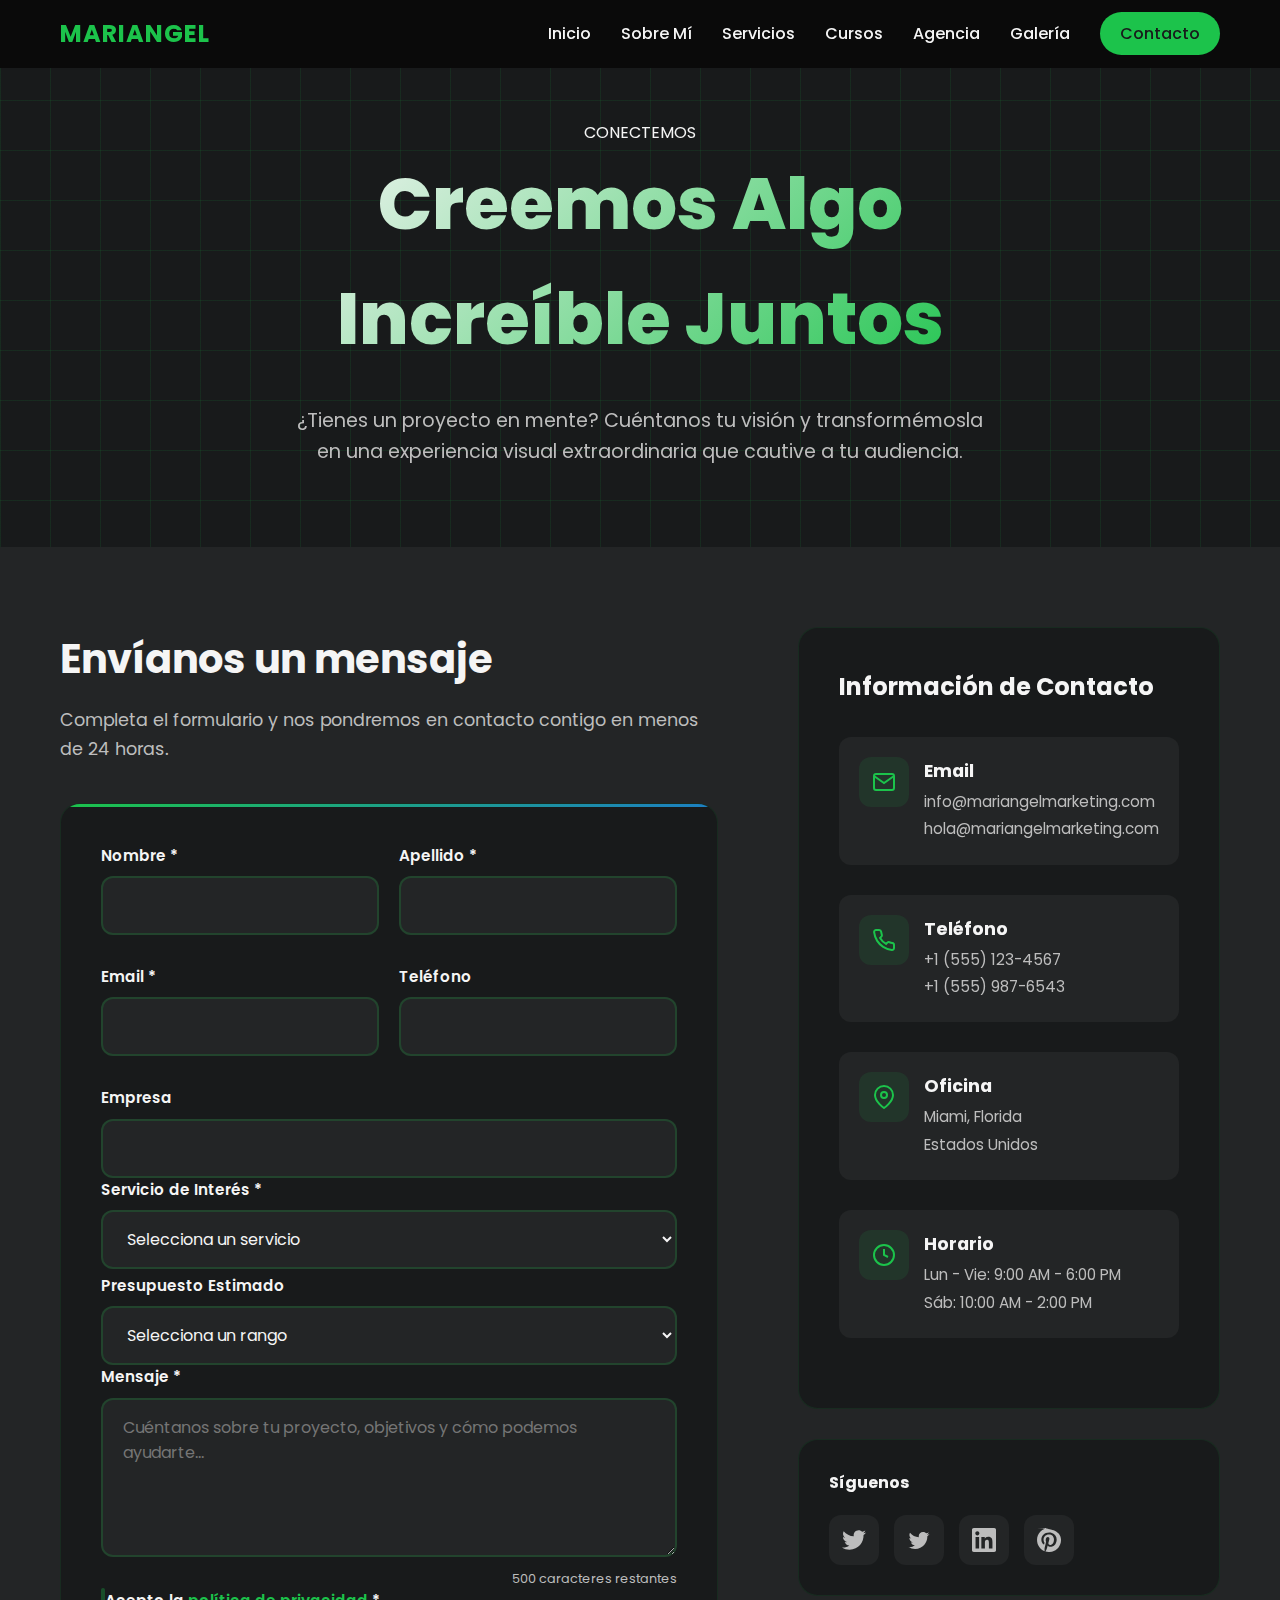
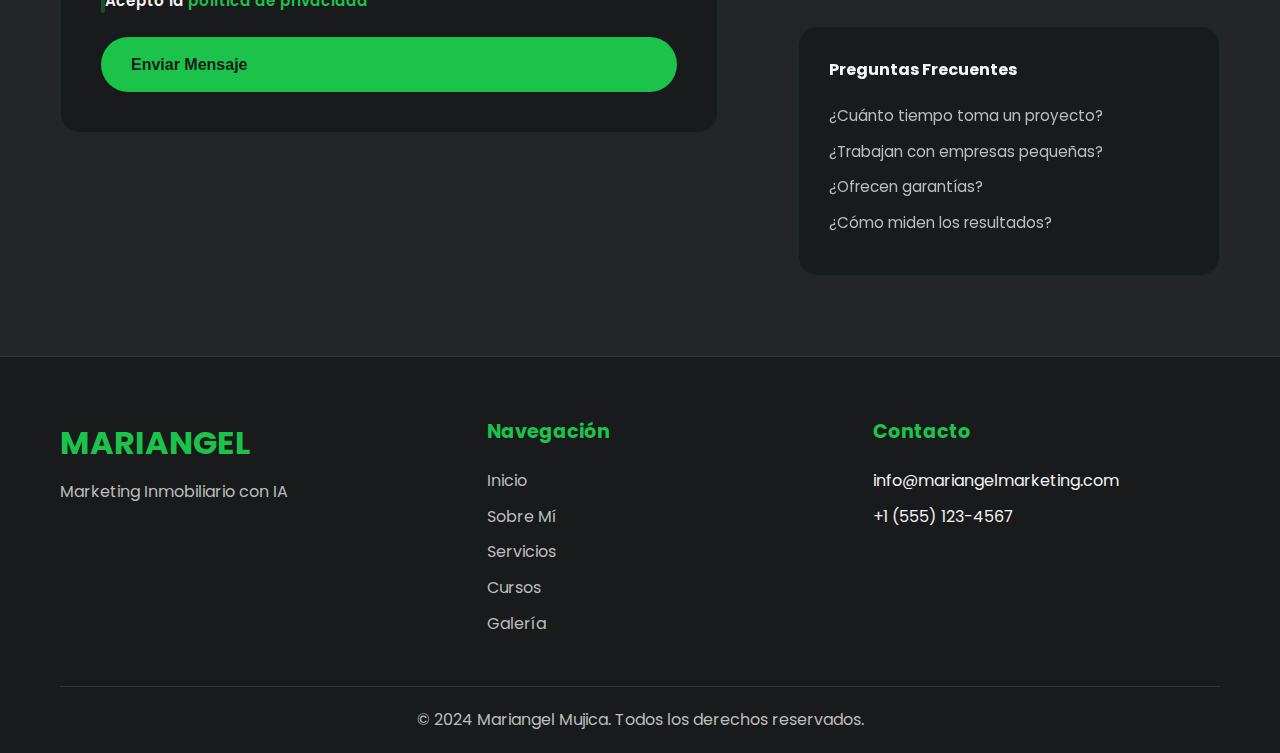
<file: contacto.html>
<!DOCTYPE html>
<html lang="es">
<head>
    <meta charset="UTF-8">
    <meta name="viewport" content="width=device-width, initial-scale=1.0">
    <title>Contacto - Mariangel Mujica</title>
    <link rel="preconnect" href="https://fonts.googleapis.com">
    <link rel="preconnect" href="https://fonts.gstatic.com" crossorigin>
    <link href="https://fonts.googleapis.com/css2?family=Poppins:wght@300;400;500;600;700;800&display=swap" rel="stylesheet">
    <link rel="stylesheet" href="styles/main.css">
    <link rel="stylesheet" href="components/header/header.css">
    <link rel="stylesheet" href="components/contact/contact.css">
    <link rel="stylesheet" href="components/footer/footer.css">
</head>
<body>
    <!-- Header -->
    <header class="header">
        <nav class="nav">
            <div class="nav-brand">
                <h2>MARIANGEL</h2>
            </div>
            <ul class="nav-menu">
                <li><a href="index.html">Inicio</a></li>
                <li><a href="sobre-mi.html">Sobre Mí</a></li>
                <li><a href="servicios.html">Servicios</a></li>
                <li><a href="cursos.html">Cursos</a></li>
                <li><a href="index.html#agencia">Agencia</a></li>
                <li><a href="galeria.html">Galería</a></li>
                <li><a href="contacto.html" class="btn-contact active">Contacto</a></li>
            </ul>
            <div class="nav-toggle">
                <span></span>
                <span></span>
                <span></span>
            </div>
        </nav>
    </header>

    <!-- Contact Hero -->
    <section class="contact-hero">
        <div class="hero-background">
            <div class="animated-grid"></div>
        </div>
        <div class="container">
            <div class="hero-content">
    <span class="hero-tag">CONECTEMOS</span>
    <h1>Creemos Algo Increíble Juntos</h1>
    <p>¿Tienes un proyecto en mente? Cuéntanos tu visión y transformémosla en una experiencia visual extraordinaria que cautive a tu audiencia.</p>
</div>
        </div>
    </section>

    <!-- Contact Main -->
    <section class="contact-main">
        <div class="container">
            <div class="contact-grid">
                <!-- Contact Form -->
                <div class="contact-form-section">
                    <div class="form-header">
                        <h2>Envíanos un mensaje</h2>
                        <p>Completa el formulario y nos pondremos en contacto contigo en menos de 24 horas.</p>
                    </div>
                    
                    <form class="contact-form" id="contactForm">
                        <div class="form-row">
                            <div class="form-group">
                                <label for="firstName">Nombre *</label>
                                <input type="text" id="firstName" name="firstName" required>
                                <span class="form-error"></span>
                            </div>
                            <div class="form-group">
                                <label for="lastName">Apellido *</label>
                                <input type="text" id="lastName" name="lastName" required>
                                <span class="form-error"></span>
                            </div>
                        </div>

                        <div class="form-row">
                            <div class="form-group">
                                <label for="email">Email *</label>
                                <input type="email" id="email" name="email" required>
                                <span class="form-error"></span>
                            </div>
                            <div class="form-group">
                                <label for="phone">Teléfono</label>
                                <input type="tel" id="phone" name="phone">
                                <span class="form-error"></span>
                            </div>
                        </div>

                        <div class="form-group">
                            <label for="company">Empresa</label>
                            <input type="text" id="company" name="company">
                        </div>

                        <div class="form-group">
                            <label for="service">Servicio de Interés *</label>
                            <select id="service" name="service" required>
                                <option value="">Selecciona un servicio</option>
                                <option value="marketing-digital">Marketing Digital</option>
                                <option value="ia-inmobiliaria">IA para Inmobiliarias</option>
                                <option value="generacion-leads">Generación de Leads</option>
                                <option value="redes-sociales">Redes Sociales</option>
                                <option value="branding">Branding</option>
                                <option value="consultoria">Consultoría</option>
                                <option value="otro">Otro</option>
                            </select>
                            <span class="form-error"></span>
                        </div>

                        <div class="form-group">
                            <label for="budget">Presupuesto Estimado</label>
                            <select id="budget" name="budget">
                                <option value="">Selecciona un rango</option>
                                <option value="5k-10k">$5,000 - $10,000</option>
                                <option value="10k-25k">$10,000 - $25,000</option>
                                <option value="25k-50k">$25,000 - $50,000</option>
                                <option value="50k+">$50,000+</option>
                            </select>
                        </div>

                        <div class="form-group">
                            <label for="message">Mensaje *</label>
                            <textarea id="message" name="message" rows="5" placeholder="Cuéntanos sobre tu proyecto, objetivos y cómo podemos ayudarte..." required></textarea>
                            <span class="form-error"></span>
                        </div>

                        <div class="form-group checkbox-group">
                            <label class="checkbox-label">
                                <input type="checkbox" id="privacy" name="privacy" required>
                                <span class="checkmark"></span>
                                Acepto la <a href="privacidad.html" target="_blank">política de privacidad</a> *
                            </label>
                            <span class="form-error"></span>
                        </div>

                        <button type="submit" class="btn-primary submit-btn">
                            <span class="btn-text">Enviar Mensaje</span>
                            <div class="btn-loading">
                                <div class="spinner"></div>
                                Enviando...
                            </div>
                        </button>
                    </form>

                    <!-- Success Message -->
                    <div class="success-message" id="successMessage">
                        <div class="success-icon">✓</div>
                        <h3>¡Mensaje enviado exitosamente!</h3>
                        <p>Gracias por contactarnos. Nos pondremos en contacto contigo muy pronto.</p>
                    </div>
                </div>

                <!-- Contact Info -->
                <div class="contact-info-section">
                    <div class="contact-info">
                        <h3>Información de Contacto</h3>
                        
                        <div class="info-item">
                            <div class="info-icon">
                                <svg width="24" height="24" viewBox="0 0 24 24" fill="none" stroke="currentColor" stroke-width="2">
                                    <path d="M4 4h16c1.1 0 2 .9 2 2v12c0 1.1-.9 2-2 2H4c-1.1 0-2-.9-2-2V6c0-1.1.9-2 2-2z"/>
                                    <polyline points="22,6 12,13 2,6"/>
                                </svg>
                            </div>
                            <div class="info-content">
                                <h4>Email</h4>
                                <p>info@mariangelmarketing.com</p>
                                <p>hola@mariangelmarketing.com</p>
                            </div>
                        </div>

                        <div class="info-item">
                            <div class="info-icon">
                                <svg width="24" height="24" viewBox="0 0 24 24" fill="none" stroke="currentColor" stroke-width="2">
                                    <path d="M22 16.92v3a2 2 0 0 1-2.18 2 19.79 19.79 0 0 1-8.63-3.07 19.5 19.5 0 0 1-6-6 19.79 19.79 0 0 1-3.07-8.67A2 2 0 0 1 4.11 2h3a2 2 0 0 1 2 1.72 12.84 12.84 0 0 0 .7 2.81 2 2 0 0 1-.45 2.11L8.09 9.91a16 16 0 0 0 6 6l1.27-1.27a2 2 0 0 1 2.11-.45 12.84 12.84 0 0 0 2.81.7A2 2 0 0 1 22 16.92z"/>
                                </svg>
                            </div>
                            <div class="info-content">
                                <h4>Teléfono</h4>
                                <p>+1 (555) 123-4567</p>
                                <p>+1 (555) 987-6543</p>
                            </div>
                        </div>

                        <div class="info-item">
                            <div class="info-icon">
                                <svg width="24" height="24" viewBox="0 0 24 24" fill="none" stroke="currentColor" stroke-width="2">
                                    <path d="M21 10c0 7-9 13-9 13s-9-6-9-13a9 9 0 0 1 18 0z"/>
                                    <circle cx="12" cy="10" r="3"/>
                                </svg>
                            </div>
                            <div class="info-content">
                                <h4>Oficina</h4>
                                <p>Miami, Florida</p>
                                <p>Estados Unidos</p>
                            </div>
                        </div>

                        <div class="info-item">
                            <div class="info-icon">
                                <svg width="24" height="24" viewBox="0 0 24 24" fill="none" stroke="currentColor" stroke-width="2">
                                    <circle cx="12" cy="12" r="10"/>
                                    <polyline points="12,6 12,12 16,14"/>
                                </svg>
                            </div>
                            <div class="info-content">
                                <h4>Horario</h4>
                                <p>Lun - Vie: 9:00 AM - 6:00 PM</p>
                                <p>Sáb: 10:00 AM - 2:00 PM</p>
                            </div>
                        </div>
                    </div>

                    <!-- Social Links -->
                    <div class="social-links">
                        <h4>Síguenos</h4>
                        <div class="social-icons">
                            <a href="#" class="social-icon">
                                <svg width="24" height="24" viewBox="0 0 24 24" fill="currentColor">
                                    <path d="M24 4.557c-.883.392-1.832.656-2.828.775 1.017-.609 1.798-1.574 2.165-2.724-.951.564-2.005.974-3.127 1.195-.897-.957-2.178-1.555-3.594-1.555-3.179 0-5.515 2.966-4.797 6.045-4.091-.205-7.719-2.165-10.148-5.144-1.29 2.213-.669 5.108 1.523 6.574-.806-.026-1.566-.247-2.229-.616-.054 2.281 1.581 4.415 3.949 4.89-.693.188-1.452.232-2.224.084.626 1.956 2.444 3.379 4.6 3.419-2.07 1.623-4.678 2.348-7.29 2.04 2.179 1.397 4.768 2.212 7.548 2.212 9.142 0 14.307-7.721 13.995-14.646.962-.695 1.797-1.562 2.457-2.549z"/>
                                </svg>
                            </a>
                            <a href="#" class="social-icon">
                                <svg width="24" height="24" viewBox="0 0 24 24" fill="currentColor">
                                    <path d="M22.46 6c-.77.35-1.6.58-2.46.69.88-.53 1.56-1.37 1.88-2.38-.83.5-1.75.85-2.72 1.05C18.37 4.5 17.26 4 16 4c-2.35 0-4.27 1.92-4.27 4.29 0 .34.04.67.11.98C8.28 9.09 5.11 7.38 3 4.79c-.37.63-.58 1.37-.58 2.15 0 1.49.75 2.81 1.91 3.56-.71 0-1.37-.2-1.95-.5v.03c0 2.08 1.48 3.82 3.44 4.21a4.22 4.22 0 0 1-1.93.07 4.28 4.28 0 0 0 4 2.98 8.521 8.521 0 0 1-5.33 1.84c-.34 0-.68-.02-1.02-.06C3.44 20.29 5.7 21 8.12 21 16 21 20.33 14.46 20.33 8.79c0-.19 0-.37-.01-.56.84-.6 1.56-1.36 2.14-2.23z"/>
                                </svg>
                            </a>
                            <a href="#" class="social-icon">
                                <svg width="24" height="24" viewBox="0 0 24 24" fill="currentColor">
                                    <path d="M20.447 20.452h-3.554v-5.569c0-1.328-.027-3.037-1.852-3.037-1.853 0-2.136 1.445-2.136 2.939v5.667H9.351V9h3.414v1.561h.046c.477-.9 1.637-1.85 3.37-1.85 3.601 0 4.267 2.37 4.267 5.455v6.286zM5.337 7.433c-1.144 0-2.063-.926-2.063-2.065 0-1.138.92-2.063 2.063-2.063 1.14 0 2.064.925 2.064 2.063 0 1.139-.925 2.065-2.064 2.065zm1.782 13.019H3.555V9h3.564v11.452zM22.225 0H1.771C.792 0 0 .774 0 1.729v20.542C0 23.227.792 24 1.771 24h20.451C23.2 24 24 23.227 24 22.271V1.729C24 .774 23.2 0 22.222 0h.003z"/>
                                </svg>
                            </a>
                            <a href="#" class="social-icon">
                                <svg width="24" height="24" viewBox="0 0 24 24" fill="currentColor">
                                    <path d="M12.017 0C5.396 0 .029 5.367.029 11.987c0 5.079 3.158 9.417 7.618 11.174-.105-.949-.199-2.403.041-3.439.219-.937 1.406-5.957 1.406-5.957s-.359-.72-.359-1.781c0-1.663.967-2.911 2.168-2.911 1.024 0 1.518.769 1.518 1.688 0 1.029-.653 2.567-.992 3.992-.285 1.193.6 2.165 1.775 2.165 2.128 0 3.768-2.245 3.768-5.487 0-2.861-2.063-4.869-5.008-4.869-3.41 0-5.409 2.562-5.409 5.199 0 1.033.394 2.143.889 2.741.099.12.112.225.085.345-.09.375-.293 1.199-.334 1.363-.053.225-.172.271-.402.165-1.495-.69-2.433-2.878-2.433-4.646 0-3.776 2.748-7.252 7.92-7.252 4.158 0 7.392 2.967 7.392 6.923 0 4.135-2.607 7.462-6.233 7.462-1.214 0-2.357-.629-2.75-1.378l-.748 2.853c-.271 1.043-1.002 2.35-1.492 3.146C9.57 23.812 10.763 24.009 12.017 24.009c6.624 0 11.99-5.367 11.99-11.988C24.007 5.367 18.641.001.012.001z"/>
                                </svg>
                            </a>
                        </div>
                    </div>

                    <!-- FAQ Quick Links -->
                    <div class="faq-links">
                        <h4>Preguntas Frecuentes</h4>
                        <ul>
                            <li><a href="#faq1">¿Cuánto tiempo toma un proyecto?</a></li>
                            <li><a href="#faq2">¿Trabajan con empresas pequeñas?</a></li>
                            <li><a href="#faq3">¿Ofrecen garantías?</a></li>
                            <li><a href="#faq4">¿Cómo miden los resultados?</a></li>
                        </ul>
                    </div>
                </div>
            </div>
        </div>
    </section>

    <!-- Footer -->
    <footer class="footer">
        <div class="container">
            <div class="footer-content">
                <div class="footer-brand">
                    <h3>MARIANGEL</h3>
                    <p>Marketing Inmobiliario con IA</p>
                </div>
                <div class="footer-links">
                    <div class="footer-column">
                        <h4>Navegación</h4>
                        <ul>
                            <li><a href="index.html">Inicio</a></li>
                            <li><a href="sobre-mi.html">Sobre Mí</a></li>
                            <li><a href="servicios.html">Servicios</a></li>
                            <li><a href="cursos.html">Cursos</a></li>
                            <li><a href="galeria.html">Galería</a></li>
                        </ul>
                    </div>
                    <div class="footer-column">
                        <h4>Contacto</h4>
                        <ul>
                            <li>info@mariangelmarketing.com</li>
                            <li>+1 (555) 123-4567</li>
                        </ul>
                    </div>
                </div>
            </div>
            <div class="footer-bottom">
                <p>&copy; 2024 Mariangel Mujica. Todos los derechos reservados.</p>
            </div>
        </div>
    </footer>

    <script src="components/header/header.js"></script>
    <script src="components/contact/contact.js"></script>
</body>
</html>
</file>
<file: styles/main.css>
/* Variables CSS */
:root {
  --primary-green: #1cc34b;
  --dark-bg: #181a1b;
  --dark-secondary: #232526;
  --text-white: #f5f5f5;
  --text-gray: #bdbdbd;
  --accent-blue: #1c7fc3;
  --accent-yellow: #f5a623;
  --accent-gold: #ffd600;
}

/* Reset y base */
* {
  margin: 0;
  padding: 0;
  box-sizing: border-box;
}

html {
  scroll-behavior: smooth;
}

body {
  font-family: 'Poppins', Arial, sans-serif;
  background-color: var(--dark-bg);
  color: var(--text-white);
  line-height: 1.6;
  overflow-x: hidden;
}

.container {
  max-width: 1200px;
  margin: 0 auto;
  padding: 0 20px;
}

/* Botones */
.btn-primary {
  background: var(--primary-green);
  color: var(--dark-bg);
  padding: 15px 30px;
  border: none;
  border-radius: 50px;
  font-weight: 600;
  cursor: pointer;
  transition: all 0.3s cubic-bezier(0.4, 0, 0.2, 1);
  display: inline-flex;
  align-items: center;
  gap: 10px;
  text-decoration: none;
  font-size: 1rem;
  position: relative;
  overflow: hidden;
}

.btn-primary::before {
  content: "";
  position: absolute;
  top: 0;
  left: -100%;
  width: 100%;
  height: 100%;
  background: linear-gradient(90deg, transparent, rgba(255, 255, 255, 0.2), transparent);
  transition: left 0.5s;
}

.btn-primary:hover::before {
  left: 100%;
}

.btn-primary:hover {
  background: #00cc6a;
  transform: translateY(-2px);
  box-shadow: 0 8px 25px rgba(28, 195, 75, 0.3);
}

.btn-secondary {
  background: transparent;
  color: var(--primary-green);
  padding: 12px 25px;
  border: 2px solid var(--primary-green);
  border-radius: 50px;
  font-weight: 600;
  cursor: pointer;
  transition: all 0.3s ease;
  text-decoration: none;
  display: inline-block;
}

.btn-secondary:hover {
  background: var(--primary-green);
  color: var(--dark-bg);
  transform: translateY(-2px);
}

.section-tag {
  color: var(--primary-green);
  font-size: 14px;
  font-weight: bold;
  letter-spacing: 2px;
  text-transform: uppercase;
  display: block;
  margin-bottom: 10px;
}

.btn-arrow {
  font-size: 18px;
  transition: transform 0.3s ease;
}

.btn-primary:hover .btn-arrow {
  transform: translateX(5px);
}

/* Brands Section */
.brands-section {
  background: var(--dark-bg);
  padding: 80px 0;
}

.brands-content {
  display: flex;
  align-items: center;
  gap: 60px;
  flex-wrap: wrap;
  justify-content: center;
}

.brands-title {
  min-width: 280px;
  max-width: 320px;
}

.brands-title h2 {
  font-size: 2.5rem;
  color: var(--text-white);
  font-weight: 700;
  line-height: 1.1;
  margin-bottom: 20px;
}

.brands-title span {
  color: var(--primary-green);
}

.brand-dots {
  display: flex;
  gap: 15px;
  margin-top: 20px;
}

.dot {
  width: 14px;
  height: 14px;
  border-radius: 50%;
  animation: float 3s ease-in-out infinite;
}

.dot.green {
  background: var(--primary-green);
  box-shadow: 0 2px 10px rgba(28, 195, 75, 0.3);
}

.dot.blue {
  background: var(--accent-blue);
  box-shadow: 0 2px 10px rgba(28, 127, 195, 0.3);
  animation-delay: 0.5s;
}

.dot.yellow {
  background: var(--accent-yellow);
  box-shadow: 0 2px 10px rgba(245, 166, 35, 0.3);
  animation-delay: 1s;
}

.dot.gold {
  background: var(--accent-gold);
  box-shadow: 0 2px 10px rgba(255, 214, 0, 0.3);
  animation-delay: 1.5s;
}

.brands-grid {
  display: grid;
  grid-template-columns: repeat(4, 1fr);
  gap: 20px;
  flex: 1;
  min-width: 320px;
  max-width: 800px;
}

.brand-logo {
  background: var(--dark-secondary);
  border-radius: 12px;
  padding: 20px;
  display: flex;
  align-items: center;
  justify-content: center;
  min-height: 80px;
  color: var(--text-white);
  font-weight: 600;
  transition: all 0.3s ease;
}

.brand-logo:hover {
  background: var(--primary-green);
  color: var(--dark-bg);
  transform: translateY(-5px);
}

/* Gallery Preview */
.gallery-preview {
  background: var(--dark-bg);
  padding: 80px 0;
}

.gallery-header {
  margin-bottom: 50px;
}

.gallery-header h2 {
  color: var(--primary-green);
  font-size: 2.2rem;
  font-weight: 700;
  letter-spacing: 1px;
}

.gallery-grid {
  display: grid;
  grid-template-columns: repeat(auto-fit, minmax(320px, 1fr));
  gap: 30px;
  margin-bottom: 50px;
}

.gallery-card {
  background: var(--dark-secondary);
  border-radius: 18px;
  box-shadow: 0 4px 24px rgba(28, 195, 75, 0.1);
  overflow: hidden;
  transition: all 0.3s ease;
  border: 2px solid transparent;
  cursor: pointer;
}

.gallery-card:hover {
  transform: translateY(-8px);
  border-color: var(--primary-green);
  box-shadow: 0 12px 35px rgba(28, 195, 75, 0.2);
}

.gallery-card img {
  width: 100%;
  height: 180px;
  object-fit: cover;
  transition: transform 0.3s ease;
}

.gallery-card:hover img {
  transform: scale(1.05);
}

.gallery-card-content {
  padding: 25px;
}

.gallery-tag {
  display: inline-block;
  background: var(--primary-green);
  color: var(--dark-bg);
  font-size: 0.85rem;
  font-weight: 600;
  border-radius: 8px;
  padding: 4px 12px;
  margin-bottom: 10px;
  margin-right: 8px;
}

.gallery-date {
  display: inline-block;
  background: transparent;
  color: var(--primary-green);
  font-size: 0.85rem;
  font-weight: 500;
  border-radius: 8px;
  padding: 4px 12px;
  margin-bottom: 15px;
  border: 1px solid var(--primary-green);
}

.gallery-card h3 {
  font-size: 1.1rem;
  color: var(--text-white);
  font-weight: 600;
  margin-bottom: 8px;
  line-height: 1.3;
}

.gallery-card p {
  color: var(--text-gray);
  font-size: 0.95rem;
  line-height: 1.5;
}

.gallery-cta {
  text-align: center;
}

/* WhatsApp Float Button */
.whatsapp-float {
  position: fixed;
  right: 30px;
  bottom: 30px;
  z-index: 9999;
  width: 60px;
  height: 60px;
  background: #25D366;
  border-radius: 50%;
  display: flex;
  align-items: center;
  justify-content: center;
  color: white;
  text-decoration: none;
  box-shadow: 0 4px 20px rgba(37, 211, 102, 0.3);
  transition: all 0.3s ease;
  animation: float 3s ease-in-out infinite;
}

.whatsapp-float:hover {
  transform: scale(1.1);
  box-shadow: 0 8px 30px rgba(37, 211, 102, 0.4);
}

/* Animaciones */
@keyframes float {
  0%, 100% {
    transform: translateY(0px);
  }
  50% {
    transform: translateY(-10px);
  }
}

@keyframes fadeUp {
  from {
    opacity: 0;
    transform: translateY(30px);
  }
  to {
    opacity: 1;
    transform: translateY(0);
  }
}

@keyframes slideRight {
  from {
    opacity: 0;
    transform: translateX(-50px);
  }
  to {
    opacity: 1;
    transform: translateX(0);
  }
}

@keyframes slideLeft {
  from {
    opacity: 0;
    transform: translateX(50px);
  }
  to {
    opacity: 1;
    transform: translateX(0);
  }
}

/* Responsive Design */
@media (max-width: 768px) {
  .container {
    padding: 0 15px;
  }

  .brands-content {
    flex-direction: column;
    gap: 40px;
  }

  .brands-grid {
    grid-template-columns: repeat(2, 1fr);
    gap: 15px;
  }

  .brands-title h2 {
    font-size: 2rem;
    text-align: center;
  }

  .gallery-grid {
    grid-template-columns: 1fr;
    gap: 20px;
  }

  .btn-primary,
  .btn-secondary {
    padding: 12px 20px;
    font-size: 14px;
  }

  .whatsapp-float {
    right: 20px;
    bottom: 20px;
    width: 50px;
    height: 50px;
  }
}

@media (max-width: 480px) {
  .brands-grid {
    grid-template-columns: 1fr;
  }
  
  .brand-logo {
    min-height: 60px;
    padding: 15px;
  }
}
</file>
<file: components/header/header.css>
.header {
  position: fixed;
  top: 0;
  width: 100%;
  background: rgba(10, 10, 10, 0.95);
  backdrop-filter: blur(10px);
  z-index: 1000;
  padding: 15px 0;
  transition: all 0.3s ease;
}

.nav {
  display: flex;
  justify-content: space-between;
  align-items: center;
  max-width: 1200px;
  margin: 0 auto;
  padding: 0 20px;
}

.nav-brand h2 {
  color: var(--primary-green);
  font-size: 24px;
  font-weight: bold;
  letter-spacing: 1px;
}

.nav-menu {
  display: flex;
  list-style: none;
  gap: 30px;
  align-items: center;
}

.nav-menu a {
  color: var(--text-white);
  text-decoration: none;
  transition: all 0.3s ease;
  font-weight: 500;
  position: relative;
}

.nav-menu a::after {
  content: "";
  position: absolute;
  bottom: -5px;
  left: 0;
  width: 0;
  height: 2px;
  background: var(--primary-green);
  transition: width 0.3s ease;
}

.nav-menu a:hover::after {
  width: 100%;
}

.nav-menu a:hover {
  color: var(--primary-green);
}

.btn-contact {
  background: var(--primary-green);
  color: var(--dark-bg) !important;
  padding: 10px 20px;
  border-radius: 25px;
  font-weight: bold;
  transition: all 0.3s ease;
}

.btn-contact:hover {
  background: #00cc6a !important;
  color: var(--dark-bg) !important;
  transform: translateY(-2px);
  box-shadow: 0 4px 15px rgba(28, 195, 75, 0.3);
}

.nav-toggle {
  display: none;
  flex-direction: column;
  cursor: pointer;
  gap: 4px;
}

.nav-toggle span {
  width: 25px;
  height: 3px;
  background: var(--text-white);
  transition: all 0.3s ease;
  border-radius: 2px;
}

.nav-toggle.active span:nth-child(1) {
  transform: rotate(45deg) translate(5px, 5px);
}

.nav-toggle.active span:nth-child(2) {
  opacity: 0;
}

.nav-toggle.active span:nth-child(3) {
  transform: rotate(-45deg) translate(7px, -6px);
}

@media (max-width: 768px) {
  .nav {
    padding: 0 15px;
  }

  .nav-menu {
    position: fixed;
    left: -100%;
    top: 70px;
    flex-direction: column;
    background: rgba(35, 37, 38, 0.98);
    backdrop-filter: blur(10px);
    width: 100%;
    text-align: center;
    transition: left 0.3s ease;
    padding: 30px 0;
    border-top: 1px solid rgba(28, 195, 75, 0.2);
  }

  .nav-menu.active {
    left: 0;
  }

  .nav-toggle {
    display: flex;
  }

  .nav-menu li {
    margin: 15px 0;
  }

  .nav-menu a {
    font-size: 1.1rem;
  }
}
</file>
<file: components/contact/contact.css>
/* Contact Page Styles */
.contact-hero {
  padding: 120px 0 80px;
  background: var(--dark-bg);
  position: relative;
  overflow: hidden;
}

.hero-background {
  position: absolute;
  top: 0;
  left: 0;
  width: 100%;
  height: 100%;
  z-index: 1;
}

.animated-grid {
  position: absolute;
  width: 100%;
  height: 100%;
  background-image: linear-gradient(rgba(28, 195, 75, 0.1) 1px, transparent 1px),
    linear-gradient(90deg, rgba(28, 195, 75, 0.1) 1px, transparent 1px);
  background-size: 50px 50px;
  animation: gridMove 20s linear infinite;
}

@keyframes gridMove {
  0% {
    transform: translate(0, 0);
  }
  100% {
    transform: translate(50px, 50px);
  }
}

.hero-content {
  position: relative;
  z-index: 2;
  text-align: center;
  max-width: 700px;
  margin: 0 auto;
}

.contact-hero h1 {
  font-size: clamp(3rem, 8vw, 4.5rem);
  font-weight: 800;
  margin-bottom: 30px;
  background: linear-gradient(135deg, var(--text-white) 0%, var(--primary-green) 100%);
  -webkit-background-clip: text;
  -webkit-text-fill-color: transparent;
  background-clip: text;
}

.contact-hero p {
  font-size: 1.2rem;
  color: var(--text-gray);
  line-height: 1.6;
}

/* Contact Main */
.contact-main {
  padding: 80px 0;
  background: var(--dark-secondary);
}

.contact-grid {
  display: grid;
  grid-template-columns: 2fr 1fr;
  gap: 80px;
  align-items: start;
}

/* Contact Form */
.contact-form-section {
  position: relative;
}

.form-header {
  margin-bottom: 40px;
}

.form-header h2 {
  font-size: 2.5rem;
  color: var(--text-white);
  margin-bottom: 15px;
}

.form-header p {
  color: var(--text-gray);
  font-size: 1.1rem;
  line-height: 1.6;
}

.contact-form {
  background: var(--dark-bg);
  padding: 40px;
  border-radius: 20px;
  border: 1px solid rgba(28, 195, 75, 0.1);
  position: relative;
  overflow: hidden;
}

.contact-form::before {
  content: "";
  position: absolute;
  top: 0;
  left: 0;
  right: 0;
  height: 3px;
  background: linear-gradient(90deg, var(--primary-green), var(--accent-blue));
}

.form-row {
  display: grid;
  grid-template-columns: 1fr 1fr;
  gap: 20px;
  margin-bottom: 25px;
}

.form-group {
  position: relative;
}

.form-group label {
  display: block;
  color: var(--text-white);
  font-weight: 600;
  margin-bottom: 8px;
  font-size: 0.95rem;
}

.form-group input,
.form-group select,
.form-group textarea {
  width: 100%;
  background: var(--dark-secondary);
  border: 2px solid rgba(28, 195, 75, 0.2);
  color: var(--text-white);
  padding: 15px 20px;
  border-radius: 12px;
  font-size: 1rem;
  transition: all 0.3s ease;
  font-family: inherit;
}

.form-group input:focus,
.form-group select:focus,
.form-group textarea:focus {
  outline: none;
  border-color: var(--primary-green);
  box-shadow: 0 0 0 3px rgba(28, 195, 75, 0.1);
  transform: translateY(-2px);
}

.form-group textarea {
  resize: vertical;
  min-height: 120px;
}

.form-group select {
  cursor: pointer;
}

.form-error {
  color: #ff6b6b;
  font-size: 0.85rem;
  margin-top: 5px;
  display: block;
  opacity: 0;
  transform: translateY(-10px);
  transition: all 0.3s ease;
}

.form-group.error .form-error {
  opacity: 1;
  transform: translateY(0);
}

.form-group.error input,
.form-group.error select,
.form-group.error textarea {
  border-color: #ff6b6b;
  box-shadow: 0 0 0 3px rgba(255, 107, 107, 0.1);
}

/* Checkbox Styles */
.checkbox-group {
  margin-bottom: 25px;
}

.checkbox-label {
  display: flex;
  align-items: flex-start;
  gap: 12px;
  cursor: pointer;
  color: var(--text-gray);
  line-height: 1.5;
}

.checkbox-label input[type="checkbox"] {
  display: none;
}

.checkmark {
  width: 20px;
  height: 20px;
  border: 2px solid rgba(28, 195, 75, 0.3);
  border-radius: 4px;
  position: relative;
  transition: all 0.3s ease;
  flex-shrink: 0;
  margin-top: 2px;
}

.checkmark::after {
  content: "";
  position: absolute;
  left: 6px;
  top: 2px;
  width: 6px;
  height: 10px;
  border: solid var(--dark-bg);
  border-width: 0 2px 2px 0;
  transform: rotate(45deg) scale(0);
  transition: transform 0.2s ease;
}

.checkbox-label input[type="checkbox"]:checked + .checkmark {
  background: var(--primary-green);
  border-color: var(--primary-green);
}

.checkbox-label input[type="checkbox"]:checked + .checkmark::after {
  transform: rotate(45deg) scale(1);
}

.checkbox-label a {
  color: var(--primary-green);
  text-decoration: none;
}

.checkbox-label a:hover {
  text-decoration: underline;
}

/* Submit Button */
.submit-btn {
  width: 100%;
  position: relative;
  overflow: hidden;
  min-height: 55px;
}

.btn-text {
  display: flex;
  align-items: center;
  justify-content: center;
  gap: 10px;
}

.btn-loading {
  display: none;
  align-items: center;
  justify-content: center;
  gap: 10px;
}

.submit-btn.loading .btn-text {
  display: none;
}

.submit-btn.loading .btn-loading {
  display: flex;
}

.spinner {
  width: 20px;
  height: 20px;
  border: 2px solid transparent;
  border-top: 2px solid currentColor;
  border-radius: 50%;
  animation: spin 1s linear infinite;
}

/* Success Message */
.success-message {
  display: none;
  text-align: center;
  padding: 40px;
  background: var(--dark-bg);
  border-radius: 20px;
  border: 2px solid var(--primary-green);
}

.success-message.show {
  display: block;
  animation: successSlideIn 0.5s ease-out;
}

.success-icon {
  width: 60px;
  height: 60px;
  background: var(--primary-green);
  border-radius: 50%;
  display: flex;
  align-items: center;
  justify-content: center;
  font-size: 2rem;
  color: var(--dark-bg);
  margin: 0 auto 20px;
  animation: successPulse 2s ease-in-out infinite;
}

.success-message h3 {
  color: var(--primary-green);
  font-size: 1.5rem;
  margin-bottom: 10px;
}

.success-message p {
  color: var(--text-gray);
}

@keyframes successSlideIn {
  from {
    opacity: 0;
    transform: translateY(30px);
  }
  to {
    opacity: 1;
    transform: translateY(0);
  }
}

@keyframes successPulse {
  0%,
  100% {
    transform: scale(1);
  }
  50% {
    transform: scale(1.05);
  }
}

/* Contact Info */
.contact-info-section {
  position: sticky;
  top: 100px;
}

.contact-info {
  background: var(--dark-bg);
  padding: 40px;
  border-radius: 20px;
  border: 1px solid rgba(28, 195, 75, 0.1);
  margin-bottom: 30px;
}

.contact-info h3 {
  color: var(--text-white);
  font-size: 1.5rem;
  margin-bottom: 30px;
}

.info-item {
  display: flex;
  gap: 15px;
  margin-bottom: 30px;
  padding: 20px;
  background: var(--dark-secondary);
  border-radius: 12px;
  transition: all 0.3s ease;
}

.info-item:hover {
  transform: translateY(-2px);
  box-shadow: 0 5px 20px rgba(28, 195, 75, 0.1);
}

.info-icon {
  width: 50px;
  height: 50px;
  background: rgba(28, 195, 75, 0.1);
  border-radius: 12px;
  display: flex;
  align-items: center;
  justify-content: center;
  color: var(--primary-green);
  flex-shrink: 0;
}

.info-content h4 {
  color: var(--text-white);
  font-size: 1.1rem;
  margin-bottom: 5px;
}

.info-content p {
  color: var(--text-gray);
  font-size: 0.95rem;
  margin-bottom: 3px;
}

/* Social Links */
.social-links {
  background: var(--dark-bg);
  padding: 30px;
  border-radius: 20px;
  border: 1px solid rgba(28, 195, 75, 0.1);
  margin-bottom: 30px;
}

.social-links h4 {
  color: var(--text-white);
  margin-bottom: 20px;
}

.social-icons {
  display: flex;
  gap: 15px;
}

.social-icon {
  width: 50px;
  height: 50px;
  background: var(--dark-secondary);
  border-radius: 12px;
  display: flex;
  align-items: center;
  justify-content: center;
  color: var(--text-gray);
  text-decoration: none;
  transition: all 0.3s ease;
}

.social-icon:hover {
  background: var(--primary-green);
  color: var(--dark-bg);
  transform: translateY(-3px);
}

/* FAQ Links */
.faq-links {
  background: var(--dark-bg);
  padding: 30px;
  border-radius: 20px;
  border: 1px solid rgba(28, 195, 75, 0.1);
}

.faq-links h4 {
  color: var(--text-white);
  margin-bottom: 20px;
}

.faq-links ul {
  list-style: none;
}

.faq-links li {
  margin-bottom: 10px;
}

.faq-links a {
  color: var(--text-gray);
  text-decoration: none;
  transition: color 0.3s ease;
  font-size: 0.95rem;
}

.faq-links a:hover {
  color: var(--primary-green);
}

/* Responsive Design */
@media (max-width: 1024px) {
  .contact-grid {
    grid-template-columns: 1fr;
    gap: 60px;
  }

  .contact-info-section {
    position: static;
  }
}

@media (max-width: 768px) {
  .contact-hero {
    padding: 100px 0 60px;
  }

  .contact-main {
    padding: 60px 0;
  }

  .form-row {
    grid-template-columns: 1fr;
    gap: 15px;
  }

  .contact-form {
    padding: 30px 20px;
  }

  .contact-info,
  .social-links,
  .faq-links {
    padding: 25px;
  }

  .social-icons {
    justify-content: center;
  }
}

@media (max-width: 480px) {
  .contact-hero h1 {
    font-size: 2.5rem;
  }

  .form-header h2 {
    font-size: 2rem;
  }

  .contact-form {
    padding: 20px 15px;
  }

  .info-item {
    padding: 15px;
  }

  .info-icon {
    width: 40px;
    height: 40px;
  }

  .social-icon {
    width: 45px;
    height: 45px;
  }
}
</file>
<file: components/footer/footer.css>
.footer {
  background: var(--dark-bg);
  padding: 60px 0 20px;
  border-top: 1px solid #333;
}

.footer-content {
  display: grid;
  grid-template-columns: 1fr 2fr;
  gap: 60px;
  margin-bottom: 40px;
}

.footer-brand h3 {
  color: var(--primary-green);
  font-size: 2rem;
  margin-bottom: 10px;
}

.footer-brand p {
  color: var(--text-gray);
}

.footer-links {
  display: grid;
  grid-template-columns: repeat(auto-fit, minmax(200px, 1fr));
  gap: 40px;
}

.footer-column h4 {
  color: var(--primary-green);
  margin-bottom: 20px;
  font-size: 1.2rem;
}

.footer-column ul {
  list-style: none;
}

.footer-column ul li {
  margin-bottom: 10px;
}

.footer-column ul li a {
  color: var(--text-gray);
  text-decoration: none;
  transition: color 0.3s ease;
}

.footer-column ul li a:hover {
  color: var(--primary-green);
}

.footer-bottom {
  text-align: center;
  padding-top: 20px;
  border-top: 1px solid #333;
  color: var(--text-gray);
}

@media (max-width: 768px) {
  .footer-content {
    grid-template-columns: 1fr;
    gap: 40px;
    text-align: center;
  }

  .footer-links {
    grid-template-columns: 1fr;
    gap: 30px;
  }
}
</file>
